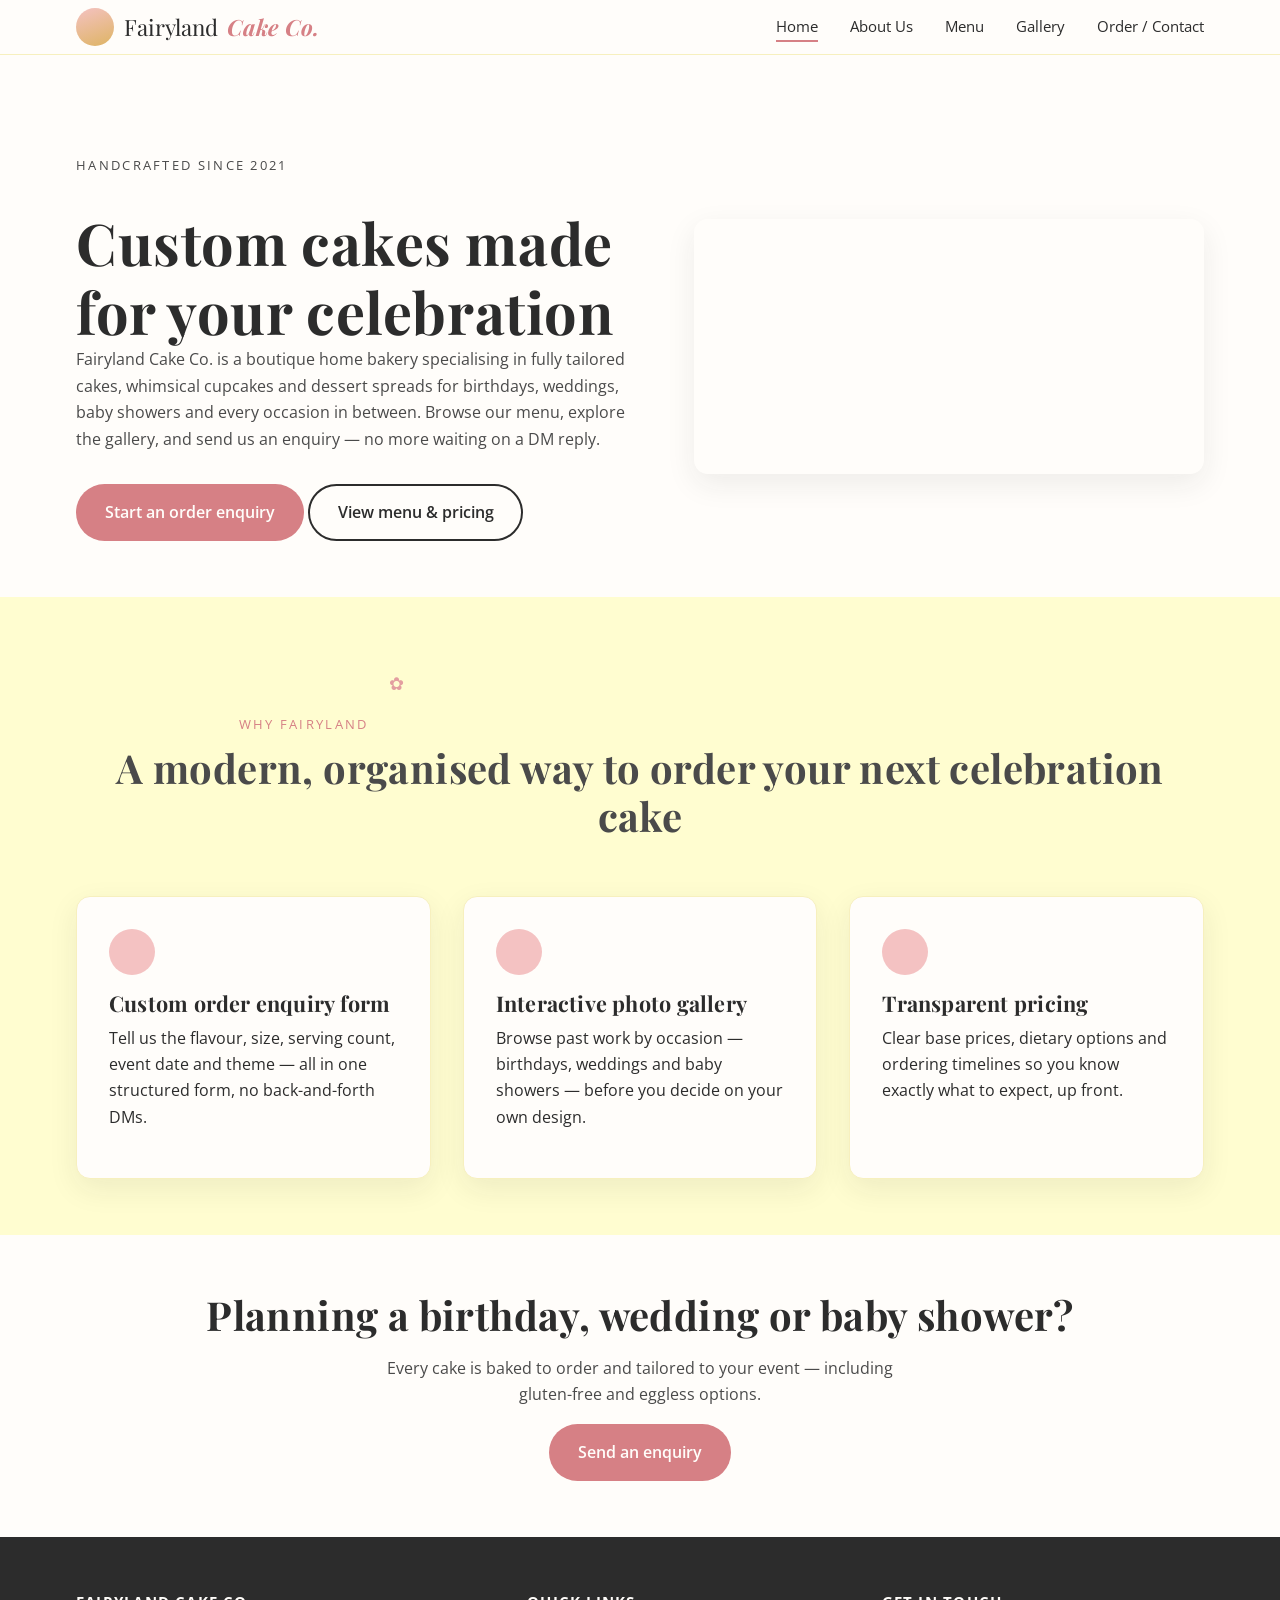
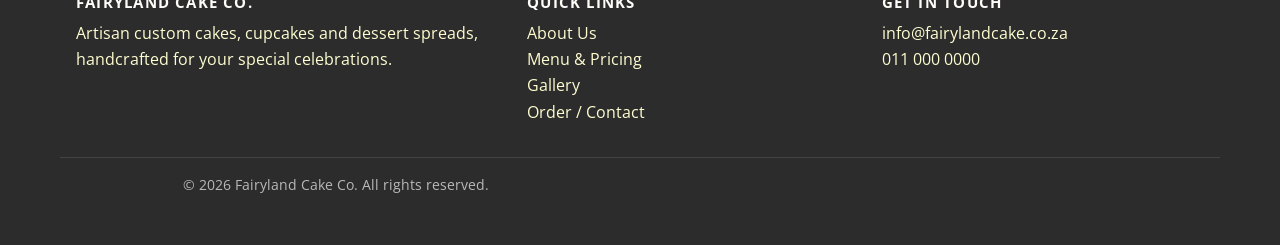
<file: index.html>
<!DOCTYPE html>
<html lang="en">
<head>
  <meta charset="UTF-8" />
  <meta name="viewport" content="width=device-width, initial-scale=1.0" />
  <title>Fairyland Cake Co. | Home</title>
  <meta name="description" content="Fairyland Cake Co. — artisan custom cakes, cupcakes and dessert spreads for birthdays, weddings and every celebration in between." />

  <!-- Google Fonts: Playfair Display for headings, Open Sans for body copy -->
  <link rel="preconnect" href="https://fonts.googleapis.com" />
  <link href="https://fonts.googleapis.com/css2?family=Playfair+Display:ital,wght@0,600;0,700;1,600;1,700&family=Open+Sans:wght@400;600&display=swap" rel="stylesheet" />

  <!-- Site stylesheet -->
  <link rel="stylesheet" href="style.css" />
</head>
<body>

  <!-- ============ HEADER / NAVIGATION ============ -->
  <header class="site-header">
    <div class="container nav-bar">
      <a href="index.html" class="brand">
        <span class="brand__mark" aria-hidden="true"></span>
        Fairyland <span class="script-accent">Cake Co.</span>
      </a>

      <!--  lets the mobile menu open/close with pure CSS -->
      <input type="checkbox" id="nav-toggle" />
      <label for="nav-toggle" class="nav-toggle-label" aria-label="Toggle menu">&#9776;</label>

      <nav aria-label="Primary">
        <ul class="nav-links">
          <li><a href="index.html" aria-current="page">Home</a></li>
          <li><a href="about.html">About Us</a></li>
          <li><a href="menu.html">Menu</a></li>
          <li><a href="gallery.html">Gallery</a></li>
          <li><a href="contact.html">Order / Contact</a></li>
        </ul>
      </nav>
    </div>
  </header>

  <main>

    <!-- ============ HERO SECTION ============ -->
    <section class="hero container">
      <div class="hero__content">
        <p class="eyebrow">Handcrafted since 2021</p>
        <h1>Custom cakes made for your celebration</h1>
        <p>
          Fairyland Cake Co. is a boutique home bakery specialising in
          fully tailored cakes, whimsical cupcakes and dessert spreads
          for birthdays, weddings, baby showers and every occasion in
          between. Browse our menu, explore the gallery, and send us
          an enquiry — no more waiting on a DM reply.
        </p>
        <a href="contact.html" class="btn btn--primary">Start an order enquiry</a>
        <a href="menu.html" class="btn btn--outline">View menu &amp; pricing</a>
      </div>

      <div class="hero__image">
        <div class="slideshow" role="img" aria-label="Photos of Fairyland Cake Co. birthday, wedding and baby shower cakes">
        <img src="gallery/maincakes.jpg" alt="" width="800" height="450" />
  <img src="gallery/cakescupcake.jpg" alt="" width="800" height="450" loading="lazy" />
  <img src="gallery/RAINBOW_CAKE.jpg" alt="" width="800" height="450" loading="lazy" />
  <img src="gallery/Southern-Red-Velvet.jpg" alt="" width="800" height="450" loading="lazy" />
</div>
    </section>

    <!-- ============ FEATURE HIGHLIGHTS ============ -->
    <section class="section-alt">
      <div class="container">
        <p class="flourish" aria-hidden="true">&#10047;</p>
        <p class="eyebrow" style="text-align:center; display:block;">Why Fairyland</p>
        <h2 class="section-intro">A modern, organised way to order your next celebration cake</h2>

        <div class="grid grid--3" style="margin-top: var(--space-lg);">
          <article class="card">
            <div class="card__icon" aria-hidden="true"></div>
            <h3>Custom order enquiry form</h3>
            <p>Tell us the flavour, size, serving count, event date and theme — all in one structured form, no back-and-forth DMs.</p>
          </article>

          <article class="card">
            <div class="card__icon" aria-hidden="true"></div>
            <h3>Interactive photo gallery</h3>
            <p>Browse past work by occasion — birthdays, weddings and baby showers — before you decide on your own design.</p>
          </article>

          <article class="card">
            <div class="card__icon" aria-hidden="true"></div>
            <h3>Transparent pricing</h3>
            <p>Clear base prices, dietary options and ordering timelines so you know exactly what to expect, up front.</p>
          </article>
        </div>
      </div>
    </section>

    <!-- ============ CALL TO ACTION ============ -->
    <section>
      <div class="container" style="text-align:center;">
        <h2>Planning a birthday, wedding or baby shower?</h2>
        <p class="section-intro">
          Every cake is baked to order and tailored to your event — including
          gluten-free and eggless options.
        </p>
        <a href="contact.html" class="btn btn--primary">Send an enquiry</a>
      </div>
    </section>

  </main>

  <!-- ============ FOOTER ============ -->
  <footer class="site-footer">
    <div class="container footer-grid">
      <div>
        <h4>Fairyland Cake Co.</h4>
        <p>Artisan custom cakes, cupcakes and dessert spreads, handcrafted for your special celebrations.</p>
      </div>
      <div>
        <h4>Quick links</h4>
        <ul>
          <li><a href="about.html">About Us</a></li>
          <li><a href="menu.html">Menu &amp; Pricing</a></li>
          <li><a href="gallery.html">Gallery</a></li>
          <li><a href="contact.html">Order / Contact</a></li>
        </ul>
      </div>
      <div>
        <h4>Get in touch</h4>
        <ul>
          <li><a href="mailto:info@fairylandcake.co.za">info@fairylandcake.co.za</a></li>
          <li><a href="tel:+27110000000">011 000 0000</a></li>
        </ul>
      </div>
    </div>
    <div class="container footer-bottom">
      <p>&copy; 2026 Fairyland Cake Co. All rights reserved.</p>
    </div>
  </footer>

</body>
</html>
</file>
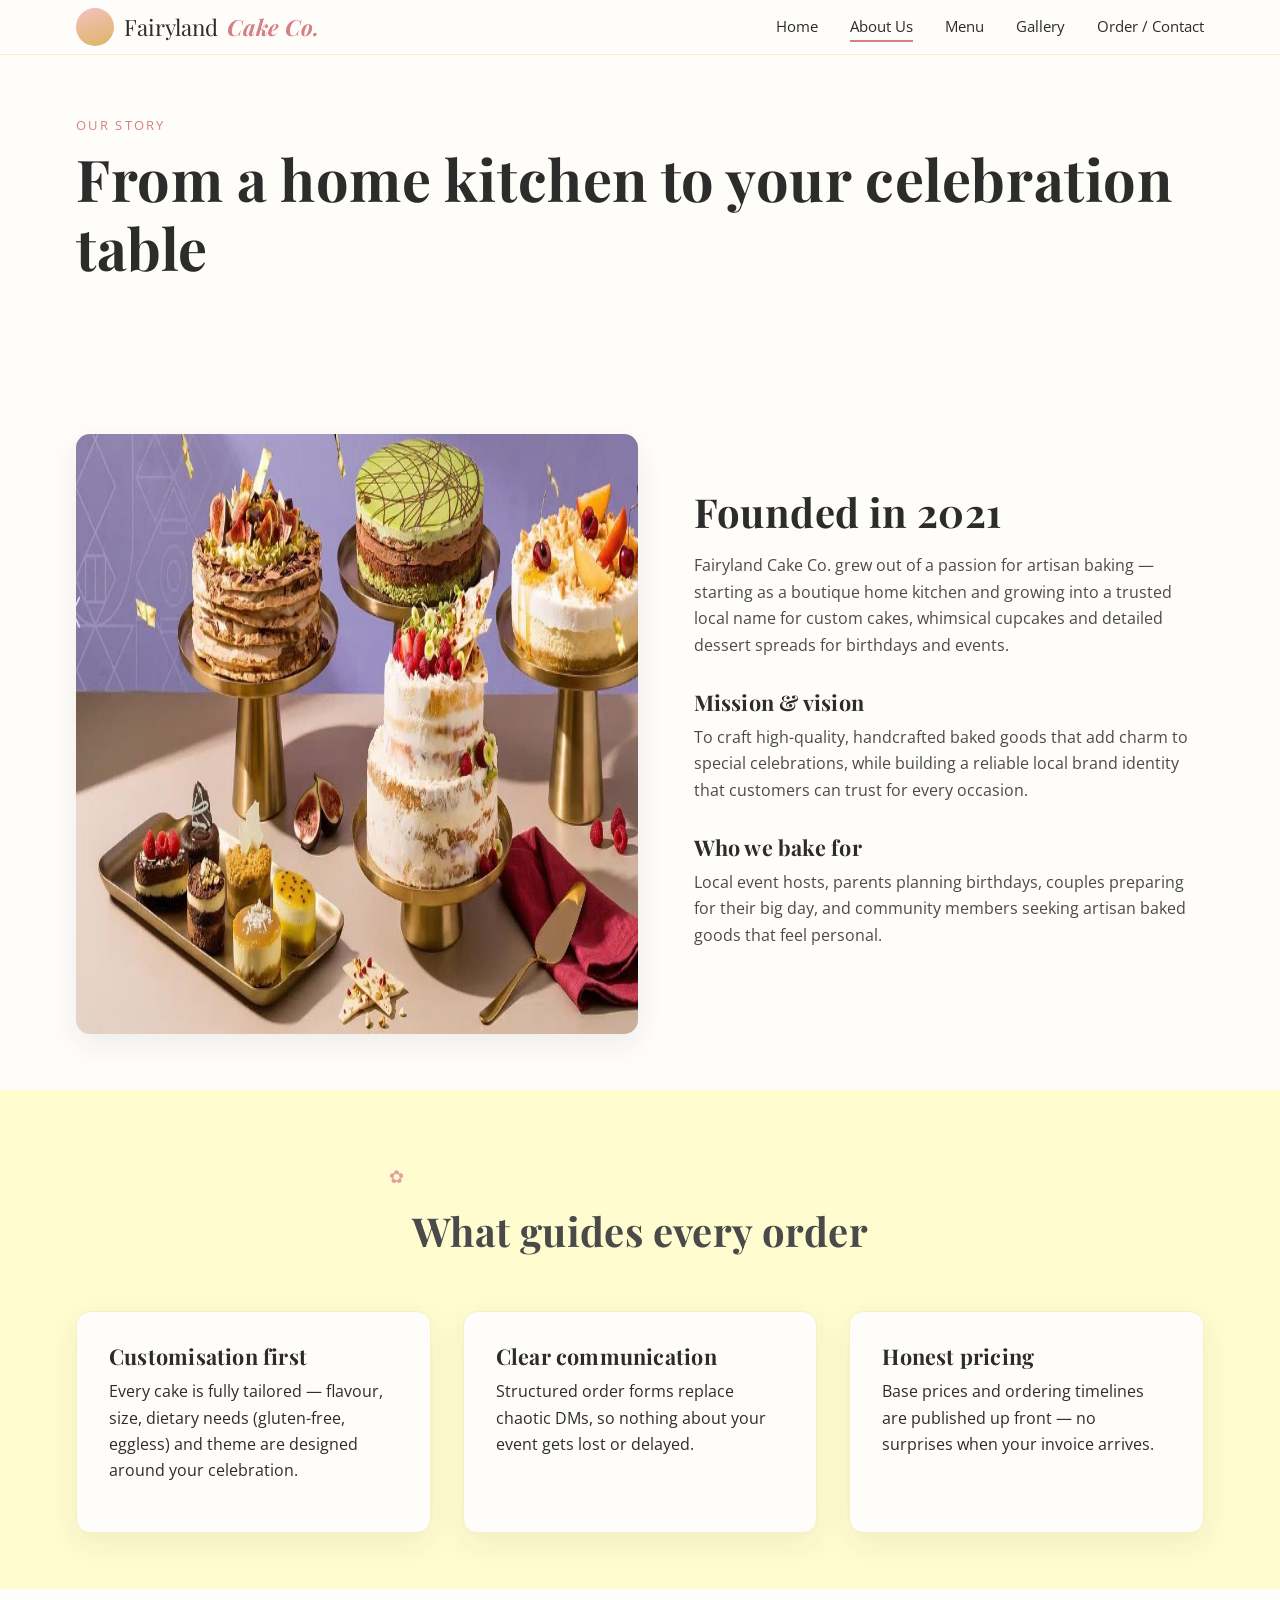
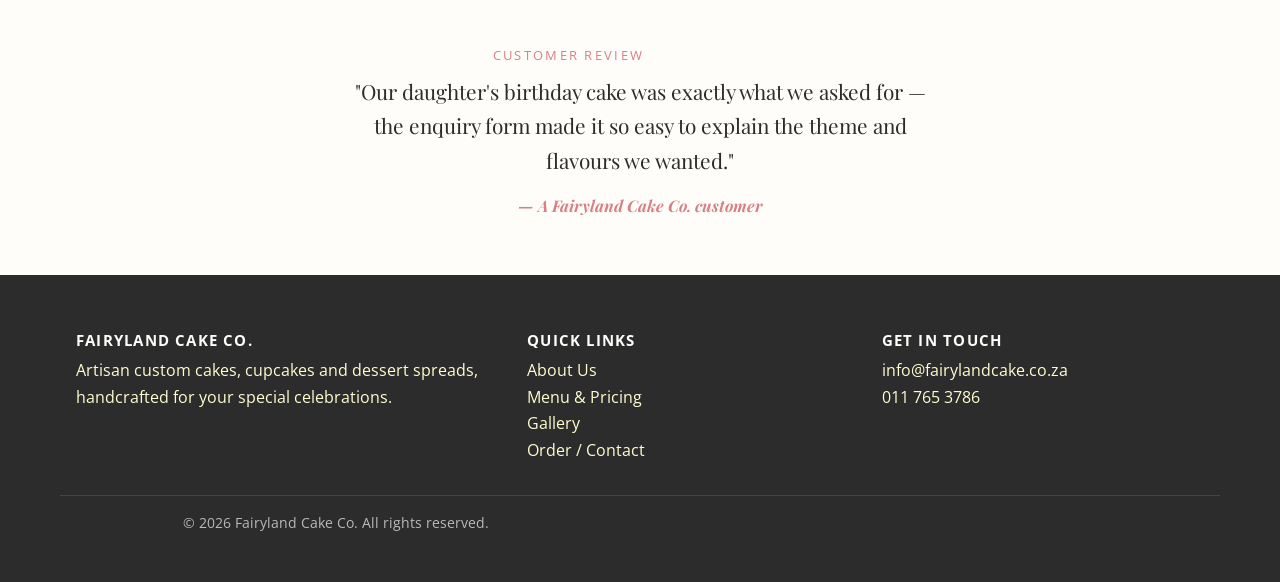
<file: about.html>
<!DOCTYPE html>
<html lang="en">
<head>
  <meta charset="UTF-8" />
  <meta name="viewport" content="width=device-width, initial-scale=1.0" />
  <title>About Us | Fairyland Cake Co.</title>
  <meta name="description" content="Learn the story behind Fairyland Cake Co., our mission, and the team behind every custom cake." />

  <link rel="preconnect" href="https://fonts.googleapis.com" />
  <link href="https://fonts.googleapis.com/css2?family=Playfair+Display:ital,wght@0,600;0,700;1,600;1,700&family=Open+Sans:wght@400;600&display=swap" rel="stylesheet" />
  <link rel="stylesheet" href="style.css" />
</head>
<body>

  <!-- ============ HEADER / NAVIGATION ============ -->
  <header class="site-header">
    <div class="container nav-bar">
      <a href="index.html" class="brand">
        <span class="brand__mark" aria-hidden="true"></span>
        Fairyland <span class="script-accent">Cake Co.</span>
      </a>

      <input type="checkbox" id="nav-toggle" />
      <label for="nav-toggle" class="nav-toggle-label" aria-label="Toggle menu">&#9776;</label>

      <nav aria-label="Primary">
        <ul class="nav-links">
          <li><a href="index.html">Home</a></li>
          <li><a href="about.html" aria-current="page">About Us</a></li>
          <li><a href="menu.html">Menu</a></li>
          <li><a href="gallery.html">Gallery</a></li>
          <li><a href="contact.html">Order / Contact</a></li>
        </ul>
      </nav>
    </div>
  </header>

  <main>

    <!-- ============ PAGE INTRO ============ -->
    <section class="container">
      <p class="eyebrow">Our story</p>
      <h1>From a home kitchen to your celebration table</h1>
    </section>

    <!-- ============ OUR STORY ============ -->
    <section class="container hero">
      <div class="hero__image">
        <img src="gallery/cake1.jpg" alt="Illustration of a home baking kitchen with a celebration cake" width="600" height="600" loading="lazy" />
      </div>

      <div class="hero__content">
        <h2>Founded in 2021</h2>
        <p>
          Fairyland Cake Co. grew out of a passion for artisan baking —
          starting as a boutique home kitchen and growing into a trusted
          local name for custom cakes, whimsical cupcakes and detailed
          dessert spreads for birthdays and events.
        </p>

        <h3>Mission &amp; vision</h3>
        <p>
          To craft high-quality, handcrafted baked goods that add charm
          to special celebrations, while building a reliable local
          brand identity that customers can trust for every occasion.
        </p>

        <h3>Who we bake for</h3>
        <p>
          Local event hosts, parents planning birthdays, couples
          preparing for their big day, and community members seeking
          artisan baked goods that feel personal.
        </p>
      </div>
    </section>

    <!-- ============ VALUES ============ -->
    <section class="section-alt">
      <div class="container">
        <p class="flourish" aria-hidden="true">&#10047;</p>
        <h2 class="section-intro">What guides every order</h2>

        <div class="grid grid--3" style="margin-top: var(--space-lg);">
          <article class="card">
            <h3>Customisation first</h3>
            <p>Every cake is fully tailored — flavour, size, dietary needs (gluten-free, eggless) and theme are designed around your celebration.</p>
          </article>
          <article class="card">
            <h3>Clear communication</h3>
            <p>Structured order forms replace chaotic DMs, so nothing about your event gets lost or delayed.</p>
          </article>
          <article class="card">
            <h3>Honest pricing</h3>
            <p>Base prices and ordering timelines are published up front — no surprises when your invoice arrives.</p>
          </article>
        </div>
      </div>
    </section>

    <!-- ============ REVIEW / TESTIMONIAL ============ -->
    <section>
      <div class="container" style="max-width:70ch; margin-inline:auto; text-align:center;">
        <p class="eyebrow" style="display:block;">Customer review</p>
        <blockquote>
          <p style="font-family: var(--font-heading); font-size: 1.3rem; max-width: none;">
            "Our daughter's birthday cake was exactly what we asked for —
            the enquiry form made it so easy to explain the theme and
            flavours we wanted."
          </p>
          <cite class="script-accent">— A Fairyland Cake Co. customer</cite>
        </blockquote>
      </div>
    </section>

  </main>

  <!-- ============ FOOTER ============ -->
  <footer class="site-footer">
    <div class="container footer-grid">
      <div>
        <h4>Fairyland Cake Co.</h4>
        <p>Artisan custom cakes, cupcakes and dessert spreads, handcrafted for your special celebrations.</p>
      </div>
      <div>
        <h4>Quick links</h4>
        <ul>
          <li><a href="about.html">About Us</a></li>
          <li><a href="menu.html">Menu &amp; Pricing</a></li>
          <li><a href="gallery.html">Gallery</a></li>
          <li><a href="contact.html">Order / Contact</a></li>
        </ul>
      </div>
      <div>
        <h4>Get in touch</h4>
        <ul>
          <li><a href="mailto:info@fairylandcake.co.za">info@fairylandcake.co.za</a></li>
          <li><a href="tel:+27830870809">011 765 3786</a></li>
        </ul>
      </div>
    </div>
    <div class="container footer-bottom">
      <p>&copy; 2026 Fairyland Cake Co. All rights reserved.</p>
    </div>
  </footer>

</body>
</html>
</file>
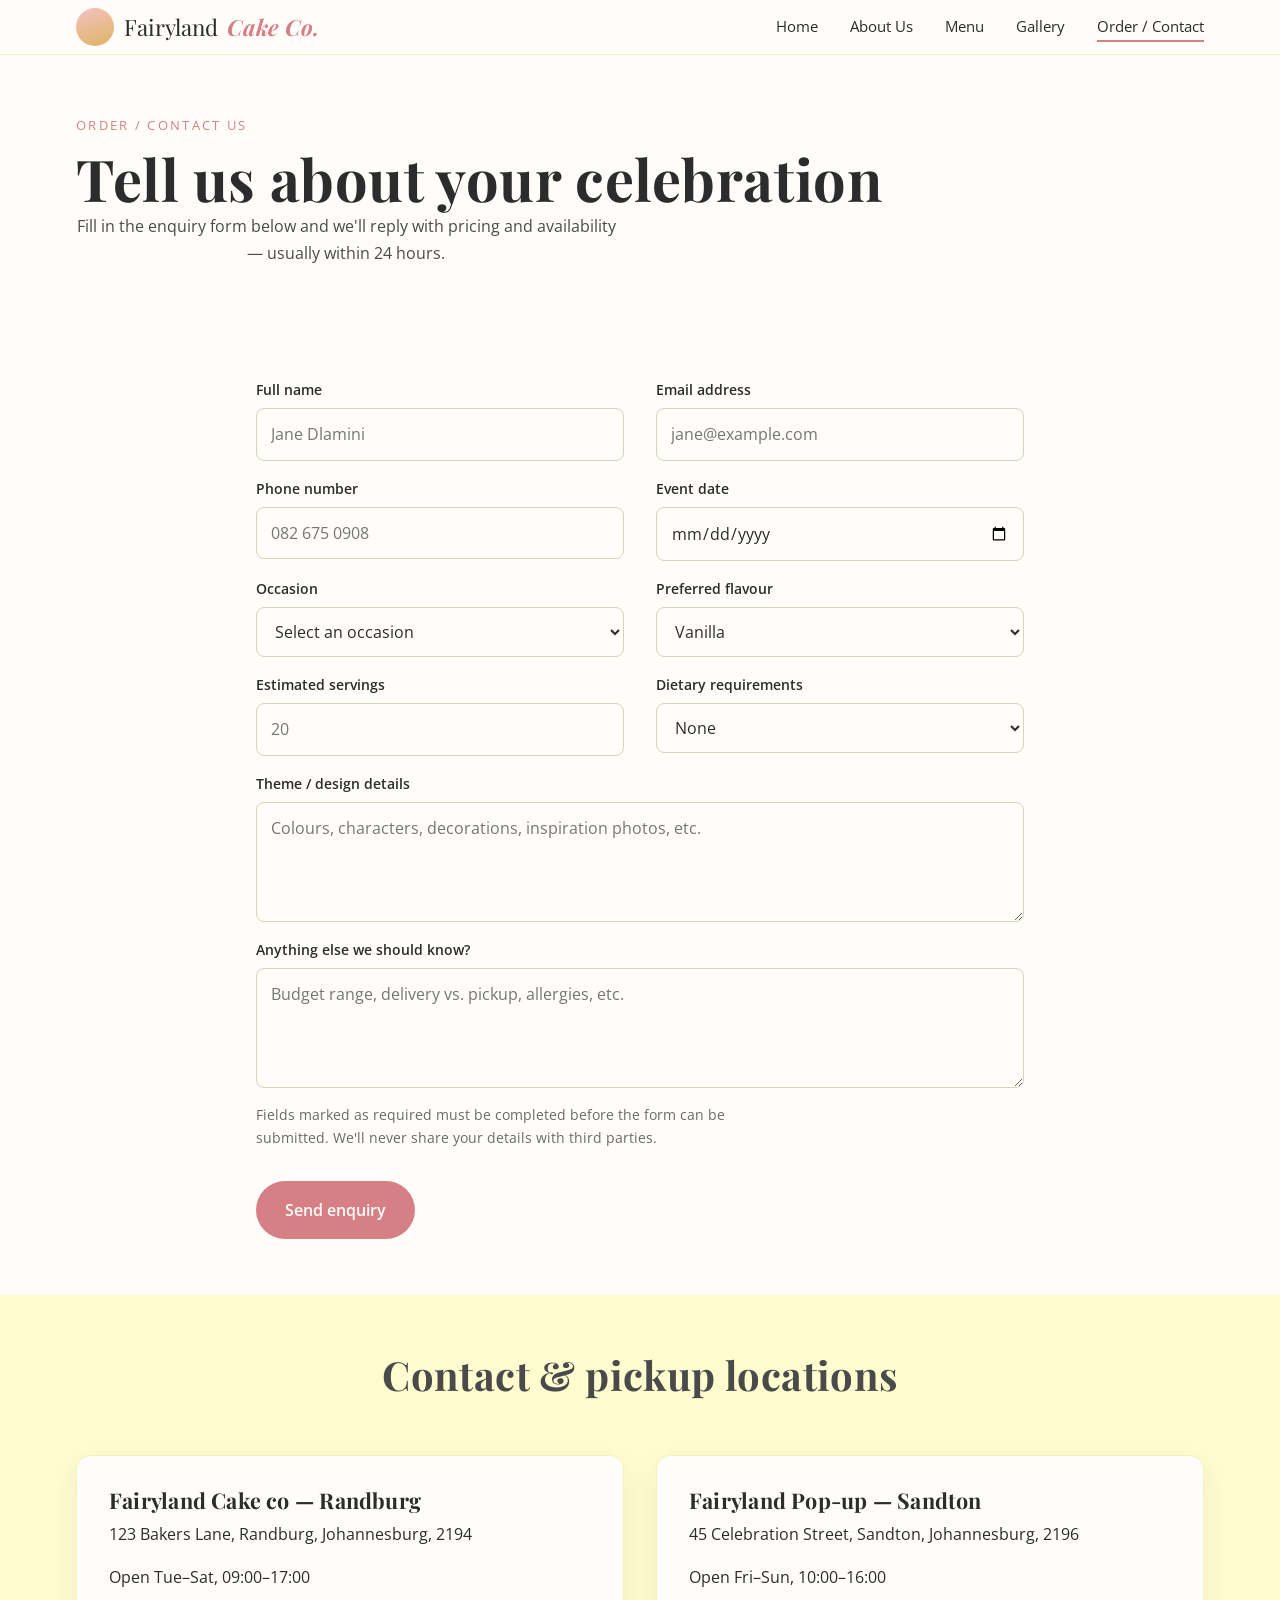
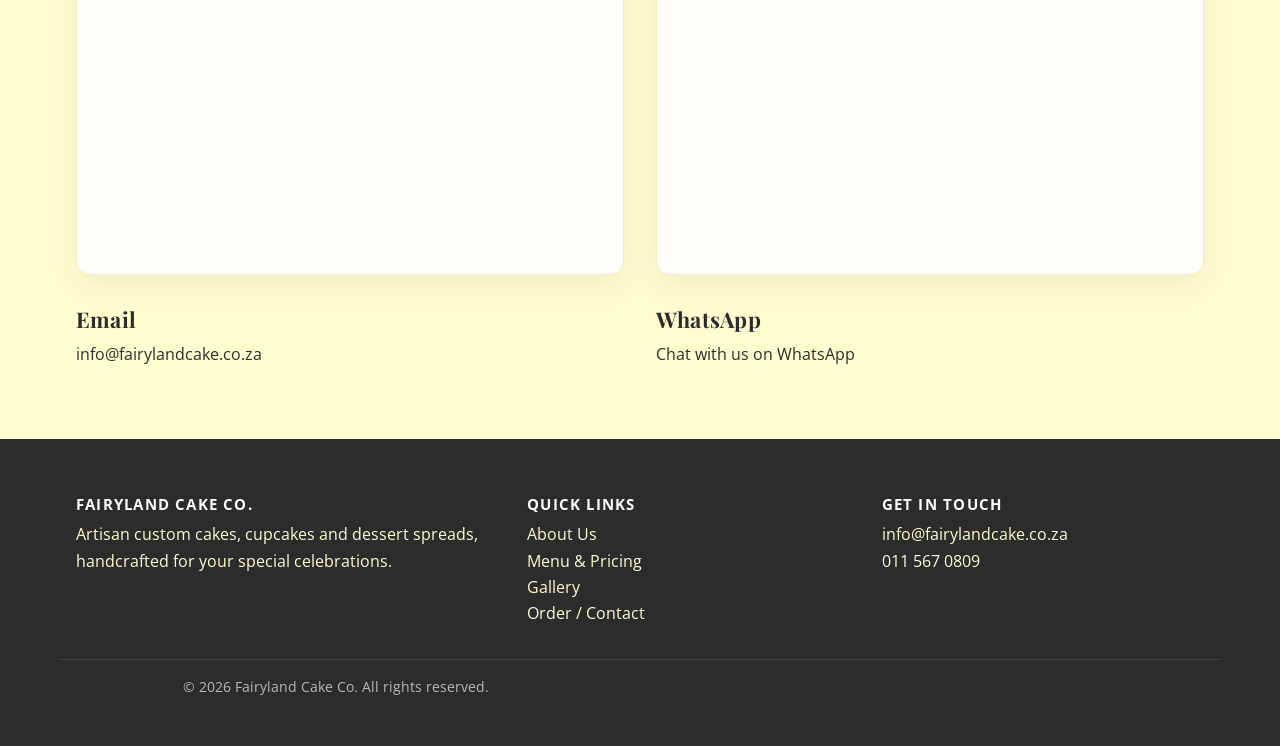
<file: contact.html>
<!DOCTYPE html>
<html lang="en">
<head>
  <meta charset="UTF-8" />
  <meta name="viewport" content="width=device-width, initial-scale=1.0" />
  <title>Order / Contact Us | Fairyland Cake Co.</title>
  <meta name="description" content="Send Fairyland Cake Co. a custom order enquiry, or find our pickup locations and contact details." />

  <link rel="preconnect" href="https://fonts.googleapis.com" />
  <link href="https://fonts.googleapis.com/css2?family=Playfair+Display:ital,wght@0,600;0,700;1,600;1,700&family=Open+Sans:wght@400;600&display=swap" rel="stylesheet" />
  <link rel="stylesheet" href="style.css" />
</head>
<body>

  <!-- ============ HEADER / NAVIGATION ============ -->
  <header class="site-header">
    <div class="container nav-bar">
      <a href="index.html" class="brand">
        <span class="brand__mark" aria-hidden="true"></span>
        Fairyland <span class="script-accent">Cake Co.</span>
      </a>

      <input type="checkbox" id="nav-toggle" />
      <label for="nav-toggle" class="nav-toggle-label" aria-label="Toggle menu">&#9776;</label>

      <nav aria-label="Primary">
        <ul class="nav-links">
          <li><a href="index.html">Home</a></li>
          <li><a href="about.html">About Us</a></li>
          <li><a href="menu.html">Menu</a></li>
          <li><a href="gallery.html">Gallery</a></li>
          <li><a href="contact.html" aria-current="page">Order / Contact</a></li>
        </ul>
      </nav>
    </div>
  </header>

  <main>

    <!-- ============ PAGE INTRO ============ -->
    <section class="container">
      <p class="eyebrow">Order / Contact Us</p>
      <h1>Tell us about your celebration</h1>
      <p class="section-intro" style="margin:0;">
        Fill in the enquiry form below and we'll reply with pricing and
        availability — usually within 24 hours.
      </p>
    </section>

    <!-- ============ ORDER ENQUIRY FORM ============ -->
    <section id="enquiry-form">
      <div class="container" style="max-width: 800px;">
        <form action="#" method="post" novalidate>

          <!-- Contact details -->
          <div class="form-grid">
            <div class="form-field">
              <label for="full-name">Full name</label>
              <input type="text" id="full-name" name="full-name" placeholder="Jane Dlamini" required />
            </div>

            <div class="form-field">
              <label for="email">Email address</label>
              <input type="email" id="email" name="email" placeholder="jane@example.com" required />
            </div>

            <div class="form-field">
              <label for="phone">Phone number</label>
              <input type="tel" id="phone" name="phone" placeholder="082 675 0908" pattern="[0-9 +()-]{7,15}" required />
            </div>

            <div class="form-field">
              <label for="event-date">Event date</label>
              <input type="date" id="event-date" name="event-date" required />
            </div>

            <!-- Order details -->
            <div class="form-field">
              <label for="occasion">Occasion</label>
              <select id="occasion" name="occasion" required>
                <option value="" disabled selected>Select an occasion</option>
                <option value="birthday">Birthday</option>
                <option value="wedding">Wedding</option>
                <option value="baby-shower">Baby shower</option>
                <option value="other">Other</option>
              </select>
            </div>

            <div class="form-field">
              <label for="flavour">Preferred flavour</label>
              <select id="flavour" name="flavour">
                <option value="vanilla">Vanilla</option>
                <option value="chocolate">Chocolate</option>
                <option value="red-velvet">Red velvet</option>
                <option value="lemon">Lemon</option>
                <option value="other">Other (describe below)</option>
              </select>
            </div>

            <div class="form-field">
              <label for="servings">Estimated servings</label>
              <input type="number" id="servings" name="servings" min="1" max="500" placeholder="20" />
            </div>

            <div class="form-field">
              <label for="dietary">Dietary requirements</label>
              <select id="dietary" name="dietary">
                <option value="none">None</option>
                <option value="gluten-free">Gluten-free</option>
                <option value="eggless">Eggless</option>
                <option value="both">Gluten-free &amp; eggless</option>
              </select>
            </div>

            <div class="form-field form-field--full">
              <label for="theme">Theme / design details</label>
              <textarea id="theme" name="theme" placeholder="Colours, characters, decorations, inspiration photos, etc."></textarea>
            </div>

            <div class="form-field form-field--full">
              <label for="message">Anything else we should know?</label>
              <textarea id="message" name="message" placeholder="Budget range, delivery vs. pickup, allergies, etc."></textarea>
            </div>
          </div>

          <p class="form-note" style="margin-top: var(--space-sm);">
            Fields marked as required must be completed before the form can
            be submitted. We'll never share your details with third parties.
          </p>

          <button type="submit" class="btn btn--primary" style="margin-top: var(--space-sm);">
            Send enquiry
          </button>
        </form>
      </div>
    </section>

    <!-- ============ CONTACT & LOCATIONS ============ -->
    <section class="section-alt">
      <div class="container">
        <h2 class="section-intro">Contact &amp; pickup locations</h2>

        <div class="grid grid--2" style="margin-top: var(--space-lg);">
          <div class="card location-card">
            <h3>Fairyland Cake co — Randburg</h3>
            <p>123 Bakers Lane, Randburg, Johannesburg, 2194</p>
            <p>Open Tue–Sat, 09:00–17:00</p>
            <iframe
              src="https://www.openstreetmap.org/export/embed.html?bbox=27.9900%2C-26.1000%2C28.0300%2C-26.0700&layer=mapnik"
              title="Map showing the Randburg pickup location"
              loading="lazy">
            </iframe>
          </div>

          <div class="card location-card">
            <h3>Fairyland Pop-up — Sandton</h3>
            <p>45 Celebration Street, Sandton, Johannesburg, 2196</p>
            <p>Open Fri–Sun, 10:00–16:00</p>
            <iframe
              src="https://www.openstreetmap.org/export/embed.html?bbox=28.0300%2C-26.1200%2C28.0700%2C-26.0900&layer=mapnik"
              title="Map showing the Sandton pickup location"
              loading="lazy">
            </iframe>
          </div>
        </div>

        <div class="grid grid--2" style="margin-top: var(--space-md);">
          <div>
            <h3>Email</h3>
            <p><a href="mailto:info@fairylandcake.co.za">info@fairylandcake.co.za</a></p>
          </div>
          <div>
            <h3>WhatsApp</h3>
            <p><a href="https://wa.me/2782 897 8900" target="_blank" rel="noopener">Chat with us on WhatsApp</a></p>
          </div>
        </div>
      </div>
    </section>

  </main>

  <!-- ============ FOOTER ============ -->
  <footer class="site-footer">
    <div class="container footer-grid">
      <div>
        <h4>Fairyland Cake Co.</h4>
        <p>Artisan custom cakes, cupcakes and dessert spreads, handcrafted for your special celebrations.</p>
      </div>
      <div>
        <h4>Quick links</h4>
        <ul>
          <li><a href="about.html">About Us</a></li>
          <li><a href="menu.html">Menu &amp; Pricing</a></li>
          <li><a href="gallery.html">Gallery</a></li>
          <li><a href="contact.html">Order / Contact</a></li>
        </ul>
      </div>
      <div>
        <h4>Get in touch</h4>
        <ul>
          <li><a href="mailto:info@fairylandcake.co.za">info@fairylandcake.co.za</a></li>
          <li><a href="tel:+2785 560 9876">011 567 0809</a></li>
        </ul>
      </div>
    </div>
    <div class="container footer-bottom">
      <p>&copy; 2026 Fairyland Cake Co. All rights reserved.</p>
    </div>
  </footer>

</body>
</html>
</file>
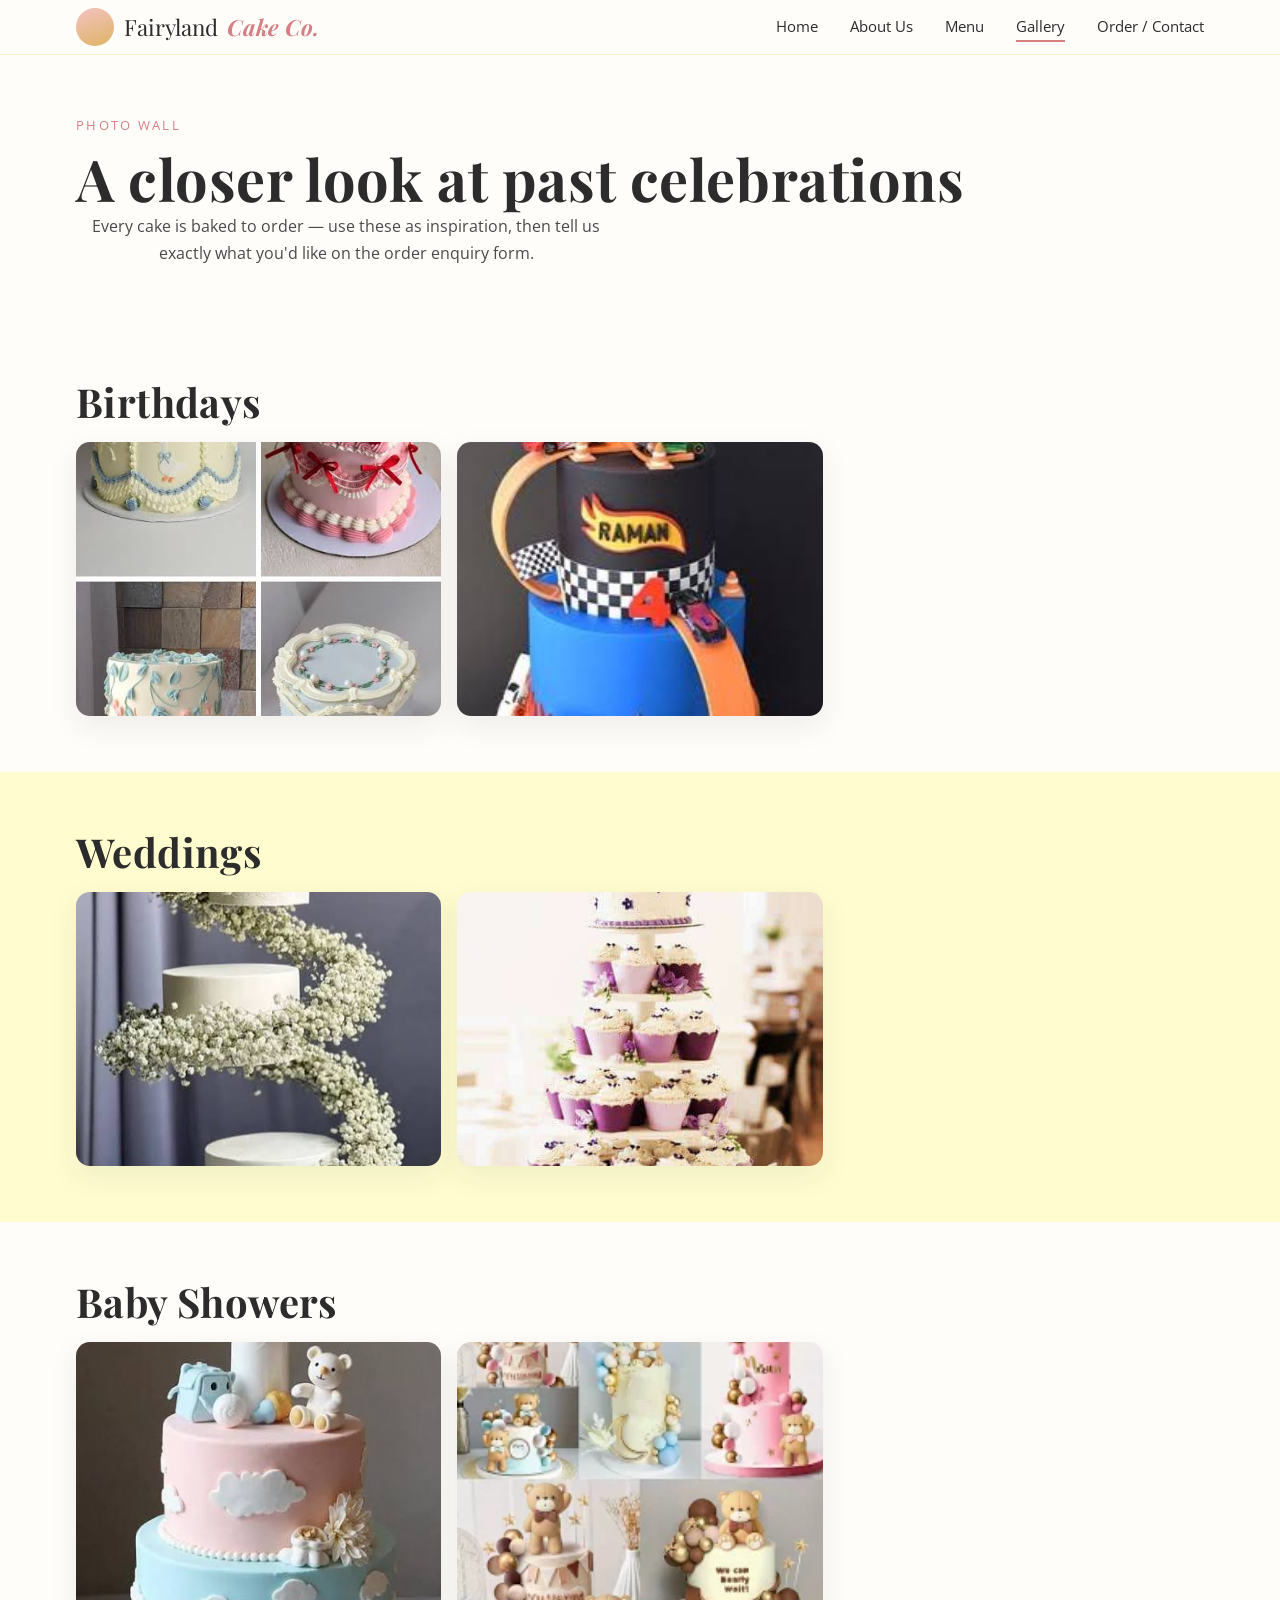
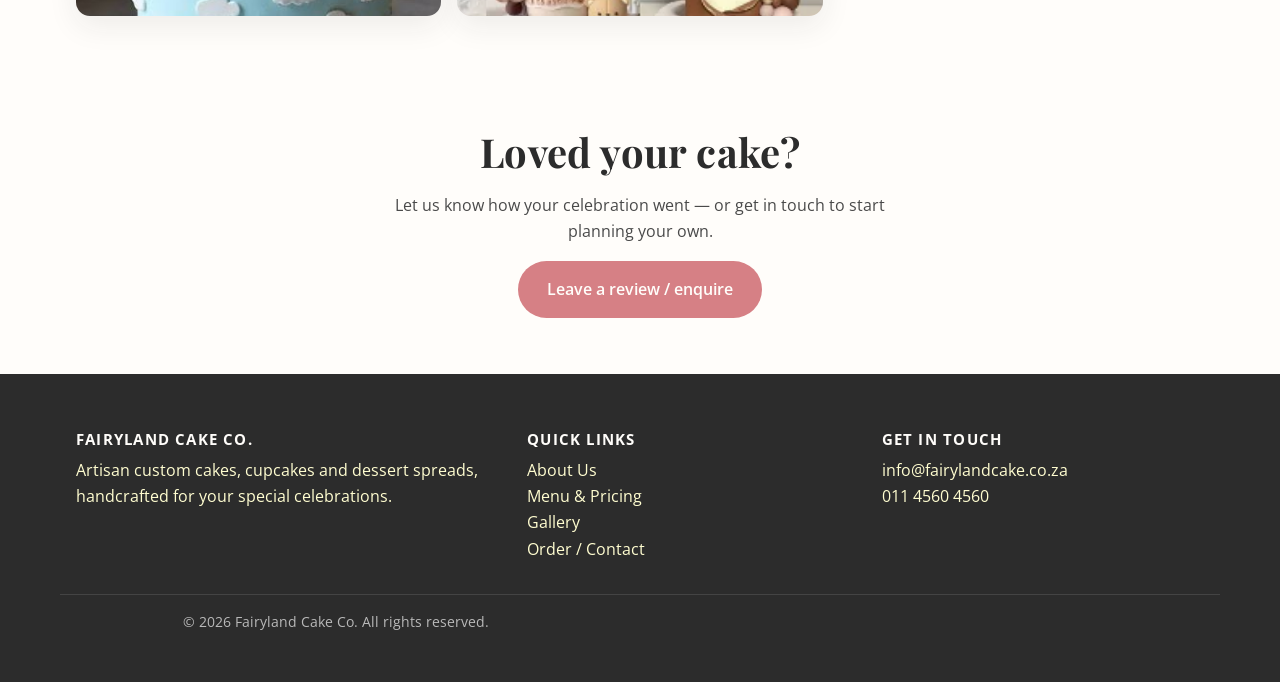
<file: gallery.html>
<!DOCTYPE html>
<html lang="en">
<head>
  <meta charset="UTF-8" />
  <meta name="viewport" content="width=device-width, initial-scale=1.0" />
  <title>Gallery | Fairyland Cake Co.</title>
  <meta name="description" content="Browse Fairyland Cake Co.'s photo gallery of birthday, wedding and baby shower cakes." />

  <link rel="preconnect" href="https://fonts.googleapis.com" />
  <link href="https://fonts.googleapis.com/css2?family=Playfair+Display:ital,wght@0,600;0,700;1,600;1,700&family=Open+Sans:wght@400;600&display=swap" rel="stylesheet" />
  <link rel="stylesheet" href="style.css" />
</head>
<body>

  <!-- ============ HEADER / NAVIGATION ============ -->
  <header class="site-header">
    <div class="container nav-bar">
      <a href="index.html" class="brand">
        <span class="brand__mark" aria-hidden="true"></span>
        Fairyland <span class="script-accent">Cake Co.</span>
      </a>

      <input type="checkbox" id="nav-toggle" />
      <label for="nav-toggle" class="nav-toggle-label" aria-label="Toggle menu">&#9776;</label>

      <nav aria-label="Primary">
        <ul class="nav-links">
          <li><a href="index.html">Home</a></li>
          <li><a href="about.html">About Us</a></li>
          <li><a href="menu.html">Menu</a></li>
          <li><a href="gallery.html" aria-current="page">Gallery</a></li>
          <li><a href="contact.html">Order / Contact</a></li>
        </ul>
      </nav>
    </div>
  </header>

  <main>

    <!-- ============ PAGE INTRO ============ -->
    <section class="container">
      <p class="eyebrow">Photo wall</p>
      <h1>A closer look at past celebrations</h1>
      <p class="section-intro" style="margin:0;">
        Every cake is baked to order — use these as inspiration, then tell
        us exactly what you'd like on the order enquiry form.
      </p>
    </section>

    <!-- ============ BIRTHDAYS ============ -->
    <section id="birthdays">
      <div class="container">
        <h2>Birthdays</h2>
        <div class="grid grid--gallery">
          <figure class="gallery-item">
            <img src="gallery/birthday.jpg" alt="Pink birthday cake" loading="lazy" />
            <figcaption>Three-tier birthday cake</figcaption>
          </figure>
          <figure class="gallery-item">
            <img src="gallery/birthdaycake.jpg" alt="Birthday" loading="lazy" />
            <figcaption>Cupcake trio with a matching mini cake</figcaption>
          </figure>
        </div>
      </div>
    </section>

    <!-- ============ WEDDINGS ============ -->
    <section id="weddings" class="section-alt">
      <div class="container">
        <h2>Weddings</h2>
        <div class="grid grid--gallery">
          <figure class="gallery-item">
            <img src="gallery/wedding.jpg" alt="White and cream wedding cake with a floral topper" loading="lazy" />
            <figcaption>Three-tier wedding cake with sugar flowers</figcaption>
          </figure>
          <figure class="gallery-item">
            <img src="gallery/weddingcupcake.jpg" alt="Wedding cupcakes with a single cream cake" loading="lazy" />
            <figcaption>Wedding dessert table cupcakes</figcaption>
          </figure>
        </div>
      </div>
    </section>

    <!-- ============ BABY SHOWERS ============ -->
    <section id="babyshowers">
      <div class="container">
        <h2>Baby Showers</h2>
        <div class="grid grid--gallery">
          <figure class="gallery-item">
            <img src="gallery/babyshowercake.jpg" alt="Pastel blue and pink baby shower cake" loading="lazy" />
            <figcaption>Pastel three-tier baby shower cake</figcaption>
          </figure>
          <figure class="gallery-item">
            <img src="gallery/babyshower.jpg" alt="Baby shower mini cake" loading="lazy" />
            <figcaption>Baby shower cupcake and mini-cake set</figcaption>
          </figure>
        </div>
      </div>
    </section>

    <!-- ============ LEAVE A REVIEW CTA ============ -->
    <section>
      <div class="container" style="text-align:center;">
        <h2>Loved your cake?</h2>
        <p class="section-intro">
          Let us know how your celebration went — or get in touch to start
          planning your own.
        </p>
        <a href="contact.html#enquiry-form" class="btn btn--primary">Leave a review / enquire</a>
      </div>
    </section>

  </main>

  <!-- ============ FOOTER ============ -->
  <footer class="site-footer">
    <div class="container footer-grid">
      <div>
        <h4>Fairyland Cake Co.</h4>
        <p>Artisan custom cakes, cupcakes and dessert spreads, handcrafted for your special celebrations.</p>
      </div>
      <div>
        <h4>Quick links</h4>
        <ul>
          <li><a href="about.html">About Us</a></li>
          <li><a href="menu.html">Menu &amp; Pricing</a></li>
          <li><a href="gallery.html">Gallery</a></li>
          <li><a href="contact.html">Order / Contact</a></li>
        </ul>
      </div>
      <div>
        <h4>Get in touch</h4>
        <ul>
          <li><a href="mailto:info@fairylandcake.co.za">info@fairylandcake.co.za</a></li>
          <li><a href="tel:+2782 555 0607">011 4560 4560</a></li>
        </ul>
      </div>
    </div>
    <div class="container footer-bottom">
      <p>&copy; 2026 Fairyland Cake Co. All rights reserved.</p>
    </div>
  </footer>

</body>
</html>
</file>
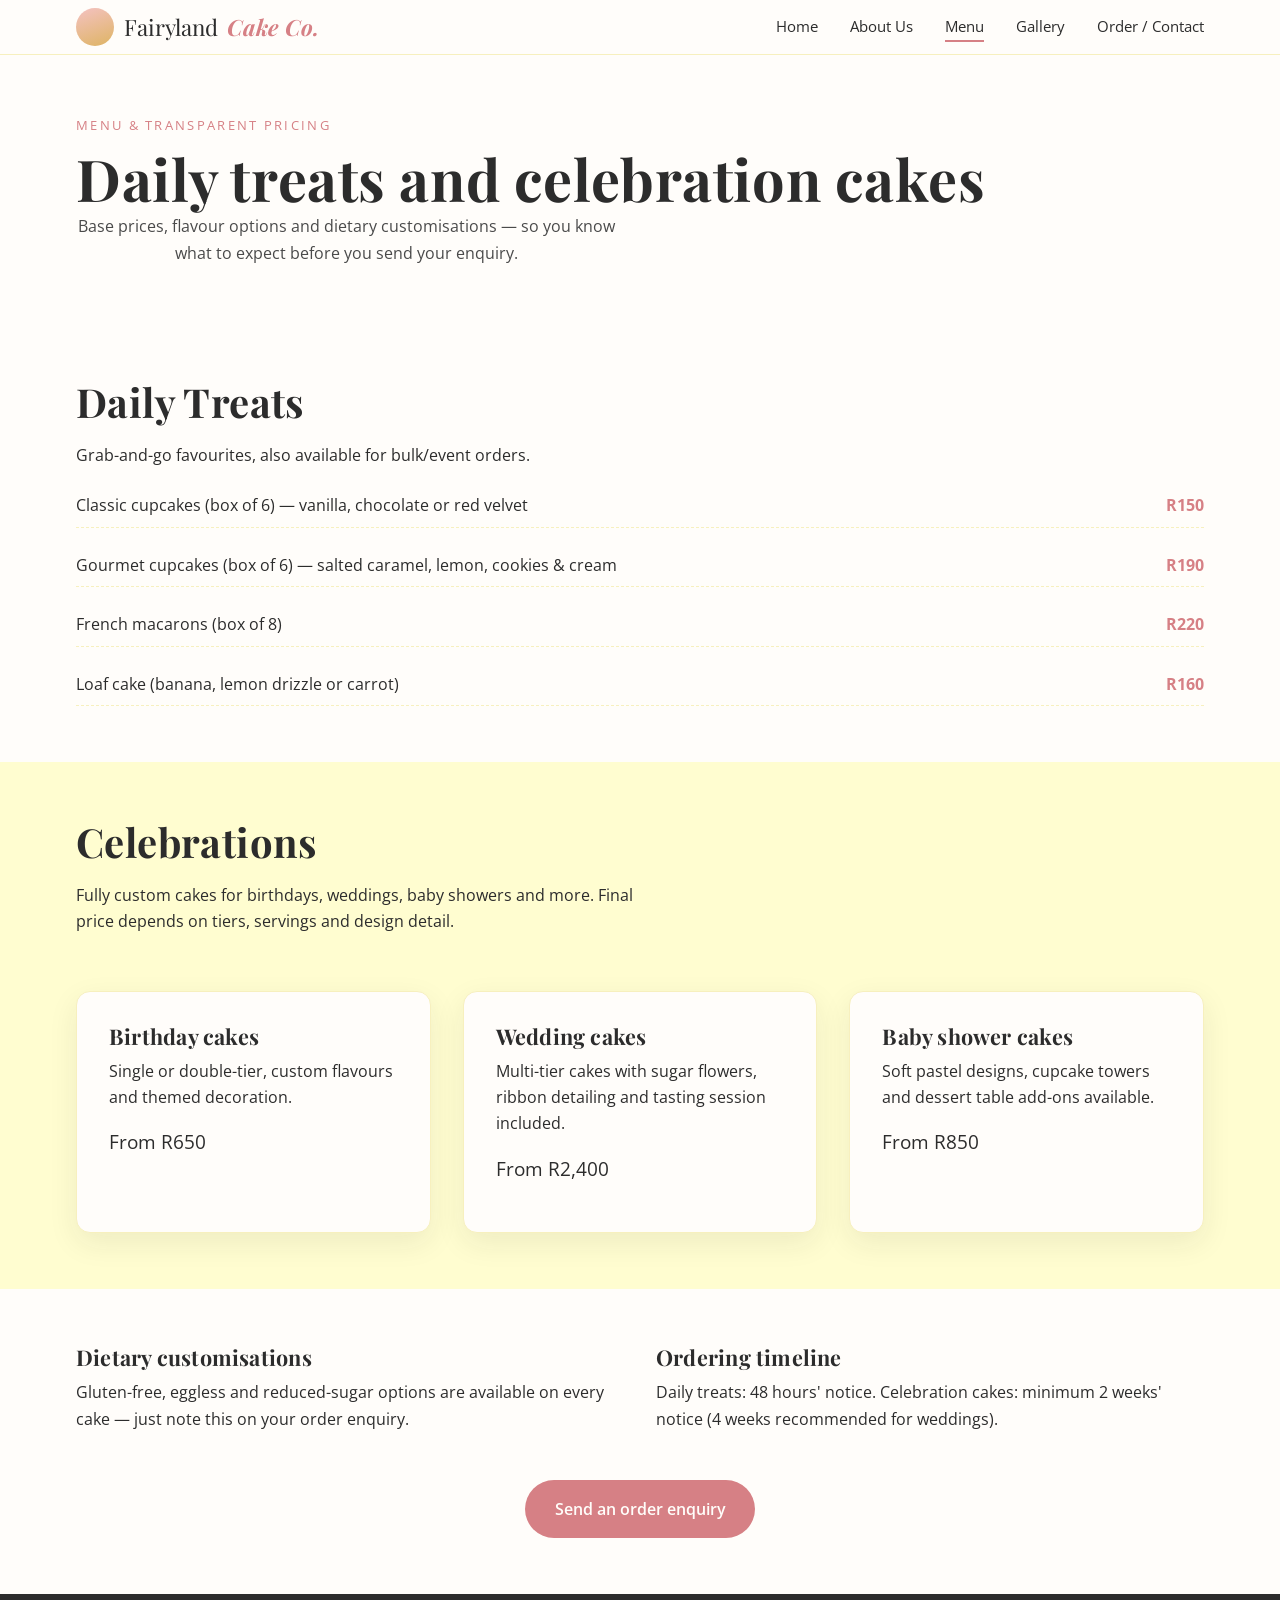
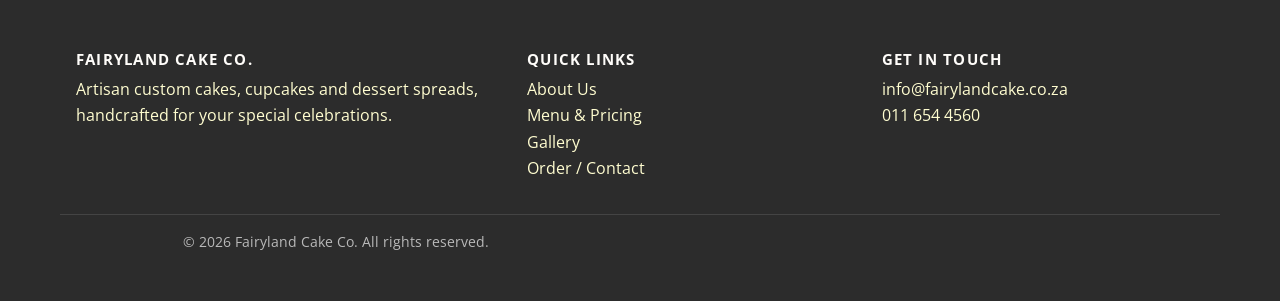
<file: menu.html>
<!DOCTYPE html>
<html lang="en">
<head>
  <meta charset="UTF-8" />
  <meta name="viewport" content="width=device-width, initial-scale=1.0" />
  <title>Menu &amp; Pricing | Fairyland Cake Co.</title>
  <meta name="description" content="Browse Fairyland Cake Co.'s daily treats and celebration cake pricing, flavours and dietary options." />

  <link rel="preconnect" href="https://fonts.googleapis.com" />
  <link href="https://fonts.googleapis.com/css2?family=Playfair+Display:ital,wght@0,600;0,700;1,600;1,700&family=Open+Sans:wght@400;600&display=swap" rel="stylesheet" />
  <link rel="stylesheet" href="style.css" />
</head>
<body>

  <!-- ============ HEADER / NAVIGATION ============ -->
  <header class="site-header">
    <div class="container nav-bar">
      <a href="index.html" class="brand">
        <span class="brand__mark" aria-hidden="true"></span>
        Fairyland <span class="script-accent">Cake Co.</span>
      </a>

      <input type="checkbox" id="nav-toggle" />
      <label for="nav-toggle" class="nav-toggle-label" aria-label="Toggle menu">&#9776;</label>

      <nav aria-label="Primary">
        <ul class="nav-links">
          <li><a href="index.html">Home</a></li>
          <li><a href="about.html">About Us</a></li>
          <li><a href="menu.html" aria-current="page">Menu</a></li>
          <li><a href="gallery.html">Gallery</a></li>
          <li><a href="contact.html">Order / Contact</a></li>
        </ul>
      </nav>
    </div>
  </header>

  <main>

    <!-- ============ PAGE INTRO ============ -->
    <section class="container">
      <p class="eyebrow">Menu &amp; transparent pricing</p>
      <h1>Daily treats and celebration cakes</h1>
      <p class="section-intro" style="margin:0;">
        Base prices, flavour options and dietary customisations — so you
        know what to expect before you send your enquiry.
      </p>
    </section>

    <!-- ============ DAILY TREATS ============ -->
    <section>
      <div class="container">
        <h2>Daily Treats</h2>
        <p>Grab-and-go favourites, also available for bulk/event orders.</p>

        <div class="menu-list">
          <div class="menu-list__item">
            <span>Classic cupcakes (box of 6) — vanilla, chocolate or red velvet</span>
            <span class="price">R150</span>
          </div>
          <div class="menu-list__item">
            <span>Gourmet cupcakes (box of 6) — salted caramel, lemon, cookies &amp; cream</span>
            <span class="price">R190</span>
          </div>
          <div class="menu-list__item">
            <span>French macarons (box of 8)</span>
            <span class="price">R220</span>
          </div>
          <div class="menu-list__item">
            <span>Loaf cake (banana, lemon drizzle or carrot)</span>
            <span class="price">R160</span>
          </div>
        </div>
      </div>
    </section>

    <!-- ============ CELEBRATIONS ============ -->
    <section class="section-alt">
      <div class="container">
        <h2>Celebrations</h2>
        <p>Fully custom cakes for birthdays, weddings, baby showers and more. Final price depends on tiers, servings and design detail.</p>

        <div class="grid grid--3" style="margin-top: var(--space-lg);">
          <article class="card">
            <h3>Birthday cakes</h3>
            <p>Single or double-tier, custom flavours and themed decoration.</p>
            <p class="price" style="font-size:1.2rem;">From R650</p>
          </article>

          <article class="card">
            <h3>Wedding cakes</h3>
            <p>Multi-tier cakes with sugar flowers, ribbon detailing and tasting session included.</p>
            <p class="price" style="font-size:1.2rem;">From R2,400</p>
          </article>

          <article class="card">
            <h3>Baby shower cakes</h3>
            <p>Soft pastel designs, cupcake towers and dessert table add-ons available.</p>
            <p class="price" style="font-size:1.2rem;">From R850</p>
          </article>
        </div>
      </div>
    </section>

    <!-- ============ DIETARY & TIMELINE INFO ============ -->
    <section>
      <div class="container grid grid--2">
        <div>
          <h3>Dietary customisations</h3>
          <p>Gluten-free, eggless and reduced-sugar options are available on every cake — just note this on your order enquiry.</p>
        </div>
        <div>
          <h3>Ordering timeline</h3>
          <p>Daily treats: 48 hours' notice. Celebration cakes: minimum 2 weeks' notice (4 weeks recommended for weddings).</p>
        </div>
      </div>
      <div class="container" style="text-align:center; margin-top: var(--space-md);">
        <a href="contact.html" class="btn btn--primary">Send an order enquiry</a>
      </div>
    </section>

  </main>

  <!-- ============ FOOTER ============ -->
  <footer class="site-footer">
    <div class="container footer-grid">
      <div>
        <h4>Fairyland Cake Co.</h4>
        <p>Artisan custom cakes, cupcakes and dessert spreads, handcrafted for your special celebrations.</p>
      </div>
      <div>
        <h4>Quick links</h4>
        <ul>
          <li><a href="about.html">About Us</a></li>
          <li><a href="menu.html">Menu &amp; Pricing</a></li>
          <li><a href="gallery.html">Gallery</a></li>
          <li><a href="contact.html">Order / Contact</a></li>
        </ul>
      </div>
      <div>
        <h4>Get in touch</h4>
        <ul>
          <li><a href="mailto:info@fairylandcake.co.za">info@fairylandcake.co.za</a></li>
          <li><a href="tel:+27114960090">011 654 4560</a></li>
        </ul>
      </div>
    </div>
    <div class="container footer-bottom">
      <p>&copy; 2026 Fairyland Cake Co. All rights reserved.</p>
    </div>
  </footer>

</body>
</html>
</file>
<file: style.css>
/* =========================================================
   FAIRYLAND CAKE CO. — MAIN STYLESHEET
   Naming convention: kebab-case class names (BEM-ish),
   e.g. .card, .card__title, .btn--outline
   ========================================================= */

/* ---------------------------------------------------------
   1. CSS RESET
   A small reset keeps rendering consistent across browsers.
   --------------------------------------------------------- */
*,
*::before,
*::after {
  box-sizing: border-box;
  margin: 0;
  padding: 0;
}

html {
  scroll-behavior: smooth;
}

img,
picture {
  max-width: 100%;
  display: block;
}

ul,
ol {
  list-style: none;
}

a {
  text-decoration: none;
  color: inherit;
}

button,
input,
textarea,
select {
  font: inherit;
  color: inherit;
}

/* ---------------------------------------------------------
   2. DESIGN TOKENS (base style / brand palette + typography)
   Pulled from the project proposal:
   Pastel Pink, Warm Cream, Deep Charcoal + Playfair/Open Sans
   --------------------------------------------------------- */
:root {
  /* Colours */
  --color-pink: #f4c2c2;
  --color-pink-dark: #e39ea0;
  --color-pink-deep: #d68085;
  --color-cream: #fffdd0;
  --color-cream-dark: #f7f0be;
  --color-charcoal: #2c2c2c;
  --color-white: #fffdfa;
  --color-gold: #deb463;

  /* Typography */
  --font-heading: "Playfair Display", Georgia, "Times New Roman", serif;
  --font-body: "Open Sans", Arial, Helvetica, sans-serif;

  /* Spacing scale (relative units) */
  --space-xs: 0.5rem;
  --space-sm: 1rem;
  --space-md: 2rem;
  --space-lg: 3.5rem;
  --space-xl: 6rem;

  /* Layout */
  --container-width: 1160px;
  --radius: 14px;
  --shadow: 0 10px 30px rgba(44, 44, 44, 0.08);
}

/* ---------------------------------------------------------
   3. BASE STYLES
   Default styles for the entire website.
   --------------------------------------------------------- */
body {
  font-family: var(--font-body);
  font-size: 1rem;
  line-height: 1.65;
  color: var(--color-charcoal);
  background-color: var(--color-white);
}

/* ---------------------------------------------------------
   4. TYPOGRAPHY
   --------------------------------------------------------- */
h1,
h2,
h3,
h4 {
  font-family: var(--font-heading);
  font-weight: 700;
  line-height: 1.2;
  letter-spacing: 0.01em;
  color: var(--color-charcoal);
}

h1 {
  font-size: clamp(2.2rem, 4vw + 1rem, 3.6rem);
}

h2 {
  font-size: clamp(1.7rem, 2.5vw + 1rem, 2.5rem);
  margin-bottom: var(--space-sm);
}

h3 {
  font-size: 1.35rem;
  margin-bottom: var(--space-xs);
}

p {
  margin-bottom: var(--space-sm);
  max-width: 65ch;
}

.section-intro {
  max-width: 60ch;
  margin-inline: auto;
  text-align: center;
  color: #4a4a4a;
}

.eyebrow {
  display: inline-block;
  font-family: var(--font-body);
  font-size: 0.8rem;
  letter-spacing: 0.18em;
  text-transform: uppercase;
  color: var(--color-pink-deep);
  margin-bottom: var(--space-xs);
}

/* Script accent: a hand-lettered flourish for the brand name and quotes,
   inspired by the cursive logotype style used on our printed flyers. */
.script-accent {
  font-family: var(--font-heading);
  font-style: italic;
  font-weight: 700;
  color: var(--color-pink-deep);
}

/* Small decorative divider between sections -- echoes the floral
   flourishes used on our printed flyer artwork. */
.flourish {
  text-align: center;
  color: var(--color-pink-dark);
  font-size: 1.1rem;
  letter-spacing: 0.5em;
  margin-block: var(--space-sm);
}

/* ---------------------------------------------------------
   5. LAYOUT STRUCTURE (Flexbox / Grid)
   --------------------------------------------------------- */
.container {
  width: 100%;
  max-width: var(--container-width);
  margin-inline: auto;
  padding-inline: var(--space-sm);
}

section {
  padding-block: var(--space-lg);
}

.section-alt {
  background-color: var(--color-cream);
}

/* --- Site header & navigation --- */
.site-header {
  position: sticky;
  top: 0;
  z-index: 100;
  background-color: var(--color-white);
  border-bottom: 1px solid var(--color-cream-dark);
}

.nav-bar {
  display: flex;
  align-items: center;
  justify-content: space-between;
  padding-block: var(--space-xs);
}

.brand {
  display: flex;
  align-items: center;
  gap: 0.6rem;
  font-family: var(--font-heading);
  font-size: 1.4rem;
  color: var(--color-charcoal);
}

.brand__mark {
  width: 38px;
  height: 38px;
  border-radius: 50%;
  background: linear-gradient(160deg, var(--color-pink), var(--color-gold));
  display: inline-block;
}

.nav-links {
  display: flex;
  gap: var(--space-md);
  font-size: 0.95rem;
}

.nav-links a {
  position: relative;
  padding-block: 0.25rem;
}

.nav-links a::after {
  content: "";
  position: absolute;
  left: 0;
  bottom: -2px;
  width: 0;
  height: 2px;
  background-color: var(--color-pink-deep);
  transition: width 0.25s ease;
}

.nav-links a:hover::after,
.nav-links a:focus::after,
.nav-links a[aria-current="page"]::after {
  width: 100%;
}

.nav-toggle-label {
  display: none;
  cursor: pointer;
  font-size: 1.6rem;
}

#nav-toggle {
  display: none;
}

/* --- Hero (home page) --- */
.hero {
  display: grid;
  grid-template-columns: 1.1fr 1fr;
  align-items: center;
  gap: var(--space-lg);
  padding-block: var(--space-xl) var(--space-lg);
}

.hero__content p {
  margin-bottom: var(--space-md);
  color: #4a4a4a;
}

.hero__image img {
  border-radius: var(--radius);
  box-shadow: var(--shadow);
}

/* --- Homepage slideshow ---
   The 4 images are stacked on top of each */
.slideshow {
  position: relative;
  width: 100%;
  aspect-ratio: 2 / 1;
  border-radius: var(--radius);
  overflow: hidden;
  box-shadow: var(--shadow);
}

.slideshow img {
  position: absolute;
  inset: 0;
  width: 100%;
  height: 100%;
  object-fit: cover;
  border-radius: 0;
  box-shadow: none;
  opacity: 0;
  animation-name: slideshow-fade;
  animation-duration: 16s;      /* total loop length: 4 images x 4s each */
  animation-iteration-count: infinite;
  animation-timing-function: ease-in-out;
}

/* Stagger each image's turn by 4 seconds */
.slideshow img:nth-child(1) { animation-delay: 0s; }
.slideshow img:nth-child(2) { animation-delay: 4s; }
.slideshow img:nth-child(3) { animation-delay: 8s; }
.slideshow img:nth-child(4) { animation-delay: 12s; }

/* Pause the slideshow while a visitor's cursor is over it */
.slideshow:hover img {
  animation-play-state: paused;
}

@keyframes slideshow-fade {
  0% { opacity: 0; }
  3% { opacity: 1; }
  22% { opacity: 1; }
  28% { opacity: 0; }
  100% { opacity: 0; }
}

/* Respect visitors who have asked their OS/browser to reduce motion */
@media (prefers-reduced-motion: reduce) {
  .slideshow img {
    animation: none;
    opacity: 0;
  }
  .slideshow img:first-child {
    opacity: 1;
  }
}

/* --- Generic grid layouts (feature cards, gallery, menu) --- */
.grid {
  display: grid;
  gap: var(--space-md);
}

.grid--3 {
  grid-template-columns: repeat(3, 1fr);
}

.grid--2 {
  grid-template-columns: repeat(2, 1fr);
}

.grid--gallery {
  grid-template-columns: repeat(3, 1fr);
  gap: var(--space-sm);
}

/* --- Footer --- */
.site-footer {
  background-color: var(--color-charcoal);
  color: var(--color-cream);
  padding-block: var(--space-lg) var(--space-md);
}

.footer-grid {
  display: grid;
  grid-template-columns: 1.3fr 1fr 1fr;
  gap: var(--space-md);
  margin-bottom: var(--space-md);
}

.footer-grid h4 {
  color: var(--color-white);
  font-family: var(--font-body);
  font-size: 0.95rem;
  letter-spacing: 0.08em;
  text-transform: uppercase;
  margin-bottom: var(--space-xs);
}

.footer-grid a:hover {
  color: var(--color-pink);
}

.footer-bottom {
  text-align: center;
  font-size: 0.85rem;
  color: #b9b9b9;
  border-top: 1px solid #444;
  padding-top: var(--space-sm);
}

/* ---------------------------------------------------------
   6. VISUAL STYLES (cards, buttons, forms, interactive states)
   --------------------------------------------------------- */
.card {
  background-color: var(--color-white);
  border: 1px solid var(--color-cream-dark);
  border-radius: var(--radius);
  padding: var(--space-md);
  box-shadow: var(--shadow);
  transition: transform 0.2s ease, box-shadow 0.2s ease;
}

.card:hover,
.card:focus-within {
  transform: translateY(-4px);
  box-shadow: 0 16px 34px rgba(44, 44, 44, 0.12);
}

.card__icon {
  width: 46px;
  height: 46px;
  border-radius: 50%;
  background-color: var(--color-pink);
  margin-bottom: var(--space-sm);
}

.btn {
  display: inline-block;
  font-weight: 600;
  padding: 0.85rem 1.7rem;
  border-radius: 999px;
  border: 2px solid transparent;
  cursor: pointer;
  transition: background-color 0.2s ease, color 0.2s ease, border-color 0.2s ease;
}

.btn--primary {
  background-color: var(--color-pink-deep);
  color: var(--color-white);
}

.btn--primary:hover,
.btn--primary:focus {
  background-color: var(--color-charcoal);
}

.btn--outline {
  border-color: var(--color-charcoal);
  background-color: transparent;
}

.btn--outline:hover,
.btn--outline:focus {
  background-color: var(--color-charcoal);
  color: var(--color-white);
}

.btn:active {
  transform: scale(0.97);
}

/* --- Gallery figures --- */
.gallery-item {
  position: relative;
  overflow: hidden;
  border-radius: var(--radius);
  box-shadow: var(--shadow);
}

.gallery-item img {
  width: 100%;
  height: 100%;
  aspect-ratio: 4 / 3;
  object-fit: cover;
  transition: transform 0.35s ease;
}

.gallery-item:hover img,
.gallery-item:focus-within img {
  transform: scale(1.06);
}

.gallery-item figcaption {
  position: absolute;
  inset: auto 0 0 0;
  background: linear-gradient(to top, rgba(44, 44, 44, 0.75), transparent);
  color: var(--color-white);
  padding: var(--space-sm);
  font-size: 0.9rem;
  opacity: 0;
  transition: opacity 0.25s ease;
}

.gallery-item:hover figcaption,
.gallery-item:focus-within figcaption {
  opacity: 1;
}

/* --- Pricing / menu table --- */
.menu-list {
  display: grid;
  gap: var(--space-sm);
}

.menu-list__item {
  display: flex;
  justify-content: space-between;
  gap: var(--space-sm);
  padding-block: var(--space-xs);
  border-bottom: 1px dashed var(--color-cream-dark);
}

.menu-list__item .price {
  font-weight: 700;
  color: var(--color-pink-deep);
  white-space: nowrap;
}

/* --- Forms --- */
.form-grid {
  display: grid;
  grid-template-columns: repeat(2, 1fr);
  gap: var(--space-sm) var(--space-md);
}

.form-field {
  display: flex;
  flex-direction: column;
  gap: 0.4rem;
}

.form-field--full {
  grid-column: 1 / -1;
}

label {
  font-weight: 600;
  font-size: 0.9rem;
}

input,
select,
textarea {
  padding: 0.75rem 0.9rem;
  border: 1px solid #d8d2b8;
  border-radius: 8px;
  background-color: var(--color-white);
}

input:hover,
select:hover,
textarea:hover {
  border-color: var(--color-pink-dark);
}

input:focus,
select:focus,
textarea:focus {
  outline: none;
  border-color: var(--color-pink-deep);
  box-shadow: 0 0 0 3px rgba(214, 128, 133, 0.2);
}

textarea {
  resize: vertical;
  min-height: 120px;
}

.form-note {
  font-size: 0.85rem;
  color: #6a6a6a;
}

/* --- Contact / location blocks --- */
.location-card iframe {
  width: 100%;
  height: 220px;
  border: 0;
  border-radius: var(--radius);
  margin-top: var(--space-xs);
}

/* =========================================================
   7. RESPONSIVE DESIGN
   Breakpoints: desktop (default, 1024px+), tablet (<=1024px),
   mobile (<=768px). Multi-column layouts collapse to a single
   column as the viewport narrows.
   ========================================================= */

/* --- Tablet --- */
@media (max-width: 1024px) {
  .grid--3 {
    grid-template-columns: repeat(2, 1fr);
  }

  .grid--gallery {
    grid-template-columns: repeat(2, 1fr);
  }

  .footer-grid {
    grid-template-columns: 1fr 1fr;
  }
}

/* --- Mobile --- */
@media (max-width: 768px) {
  :root {
    --space-lg: 2.5rem;
    --space-xl: 3.5rem;
  }

  .nav-toggle-label {
    display: block;
  }

  .nav-links {
    position: absolute;
    top: 100%;
    left: 0;
    right: 0;
    flex-direction: column;
    gap: 0;
    background-color: var(--color-white);
    border-top: 1px solid var(--color-cream-dark);
    max-height: 0;
    overflow: hidden;
    transition: max-height 0.3s ease;
  }

  .nav-links a {
    padding: var(--space-sm) var(--space-md);
    display: block;
    border-bottom: 1px solid var(--color-cream-dark);
  }

  #nav-toggle:checked ~ .nav-links {
    max-height: 400px;
  }

  .hero {
    grid-template-columns: 1fr;
    text-align: center;
  }

  .hero__content p {
    margin-inline: auto;
  }

  .grid--3,
  .grid--2,
  .grid--gallery {
    grid-template-columns: 1fr;
  }

  .footer-grid {
    grid-template-columns: 1fr;
    text-align: center;
  }

  .form-grid {
    grid-template-columns: 1fr;
  }
}

/* --- Small mobile --- */
@media (max-width: 480px) {
  .container {
    padding-inline: var(--space-sm);
  }

  .btn {
    width: 100%;
    text-align: center;
  }
}
</file>
